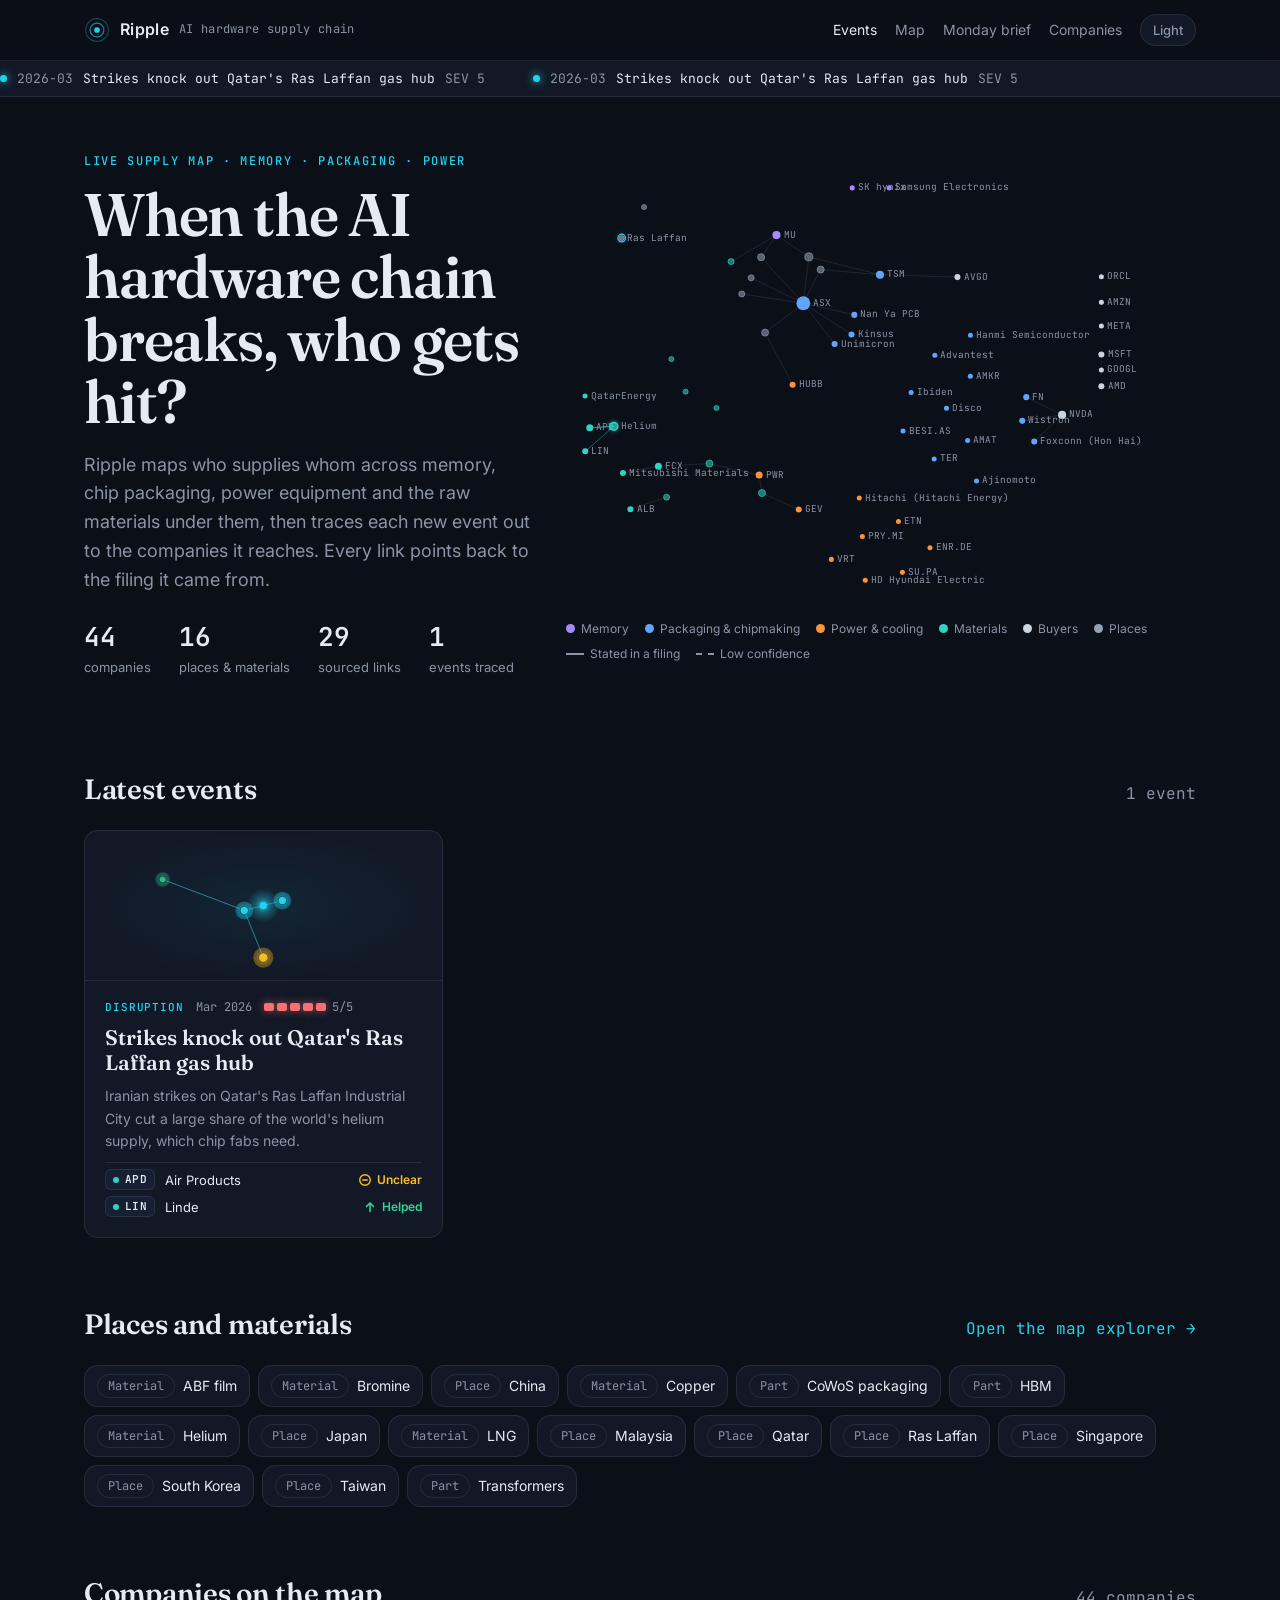
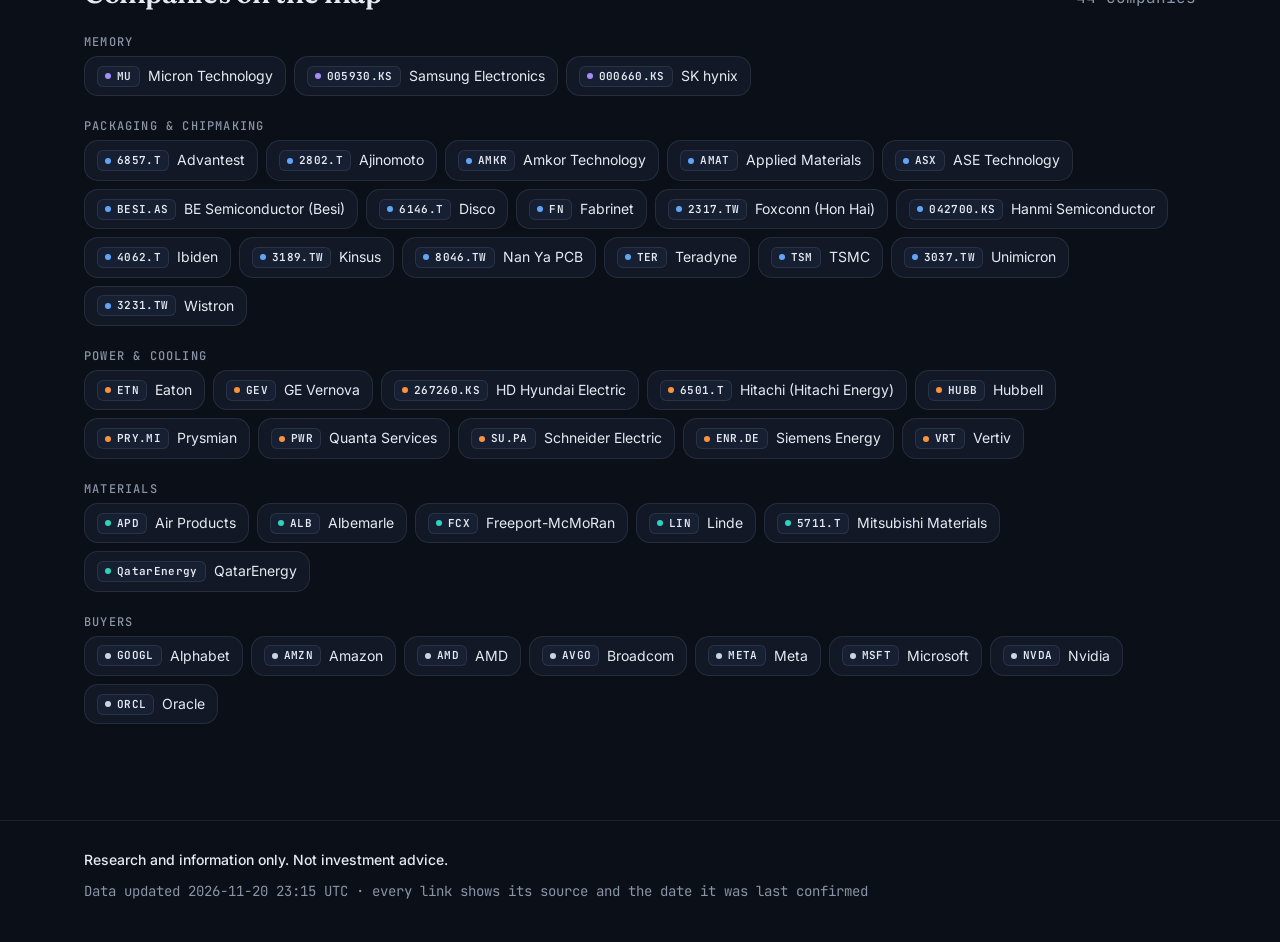
<file: site/index.html>
<!doctype html>
<html lang="en">
<head>
<title>Ripple — who gets hit when the AI hardware chain breaks</title>
<meta name="description" content="When something goes wrong in the AI hardware supply chain, who gets hit, and why. Every link points to its source.">
<meta charset="utf-8">
<meta name="viewport" content="width=device-width, initial-scale=1">
<link rel="preconnect" href="https://fonts.googleapis.com">
<link rel="preconnect" href="https://fonts.gstatic.com" crossorigin>
<link href="https://fonts.googleapis.com/css2?family=Fraunces:opsz,wght@9..144,500;9..144,600;9..144,700&family=Inter:wght@400;500;600&family=JetBrains+Mono:wght@400;500;600&display=swap" rel="stylesheet">
<link rel="stylesheet" href="assets/style.css">
<script>try{var t=localStorage.getItem("ripple-theme");if(t)document.documentElement.setAttribute("data-theme",t)}catch(e){}</script>
</head>
<body>
<div class="ticker" aria-label="Latest events"><div class="ticker-track" id="ticker"></div></div>

<main>
  <section class="hero"><div class="wrap hero-grid">
    <div>
      <div class="eyebrow">Live supply map · memory · packaging · power</div>
      <h1>When the AI hardware chain breaks, who gets hit?</h1>
      <p class="lede">Ripple maps who supplies whom across memory, chip packaging, power equipment and the raw materials under them, then traces each new event out to the companies it reaches. Every link points back to the filing it came from.</p>
      <div class="stat-row" id="stats"></div>
    </div>
    <div>
      <div id="hero-map"></div>
      <div class="legend" id="legend"></div>
    </div>
  </div></section>

  <section class="section"><div class="wrap">
    <div class="section-head"><h2>Latest events</h2><span class="muted mono" id="event-count"></span></div>
    <div class="event-grid" id="events"></div>
  </div></section>

  <section class="section" id="materials"><div class="wrap">
    <div class="section-head"><h2>Places and materials</h2><a class="mono" href="map.html">Open the map explorer →</a></div>
    <div id="material-list" style="display:flex;flex-wrap:wrap;gap:8px"></div>
  </div></section>

  <section class="section" id="companies"><div class="wrap">
    <div class="section-head"><h2>Companies on the map</h2><span class="muted mono" id="company-count"></span></div>
    <div id="company-list"></div>
  </div></section>
</main>

<script src="data/data.js"></script>
<script src="assets/common.js"></script>
<script src="assets/ripple.js"></script>
<script src="assets/home.js"></script>
</body>
</html>
</file>
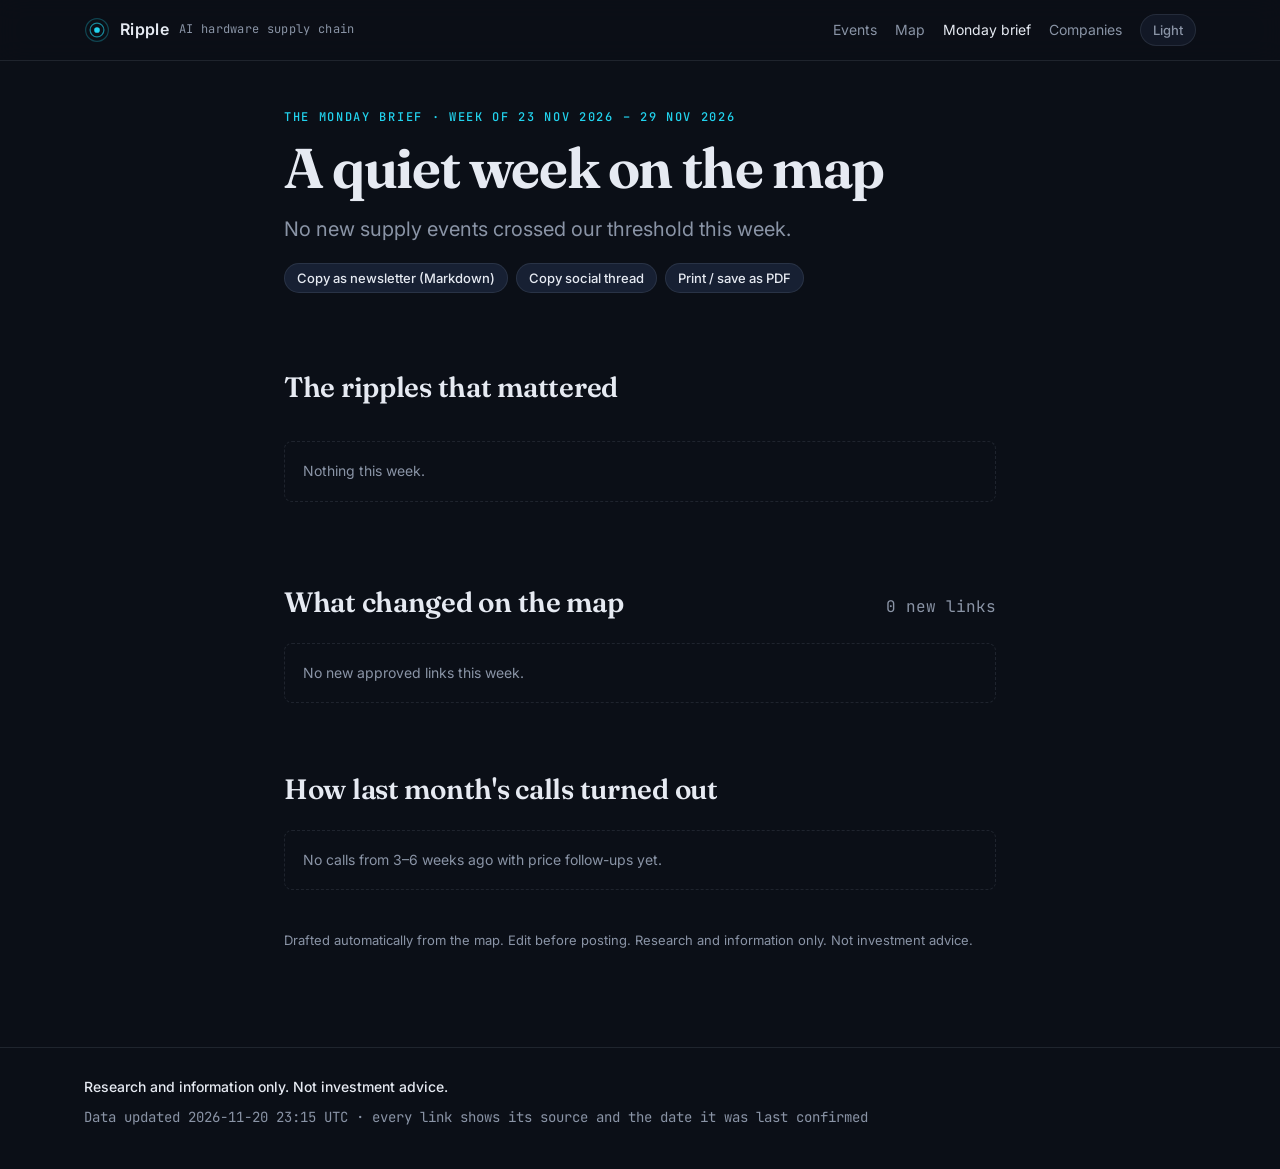
<file: site/brief.html>
<!doctype html>
<html lang="en">
<head>
<title>Monday brief — Ripple</title>
<meta name="description" content="The weekly write-up: the most important ripples, what changed on the map, and how last month’s calls turned out.">
<meta charset="utf-8">
<meta name="viewport" content="width=device-width, initial-scale=1">
<link rel="preconnect" href="https://fonts.googleapis.com">
<link rel="preconnect" href="https://fonts.gstatic.com" crossorigin>
<link href="https://fonts.googleapis.com/css2?family=Fraunces:opsz,wght@9..144,500;9..144,600;9..144,700&family=Inter:wght@400;500;600&family=JetBrains+Mono:wght@400;500;600&display=swap" rel="stylesheet">
<link rel="stylesheet" href="assets/style.css">
<script>try{var t=localStorage.getItem("ripple-theme");if(t)document.documentElement.setAttribute("data-theme",t)}catch(e){}</script>
<style>
.brief-item { padding: 20px 22px; display: grid; gap: 10px; }
.brief-item h3 { font-family: var(--serif); font-size: 24px; line-height: 1.2; margin: 0; }
.brief-actions { display: flex; gap: 8px; flex-wrap: wrap; margin-top: 18px; }
.verdict-held { color: var(--helped-text); } .verdict-missed { color: var(--hurt-text); }
@media print { .site-header, .ticker, .brief-actions, .sample-banner { display: none !important; } body { background: #fff; color: #000; } }
</style>
</head>
<body>
<main class="wrap narrow" id="main"></main>
<script src="data/data.js"></script>
<script src="assets/common.js"></script>
<script src="assets/brief.js"></script>
</body>
</html>
</file>
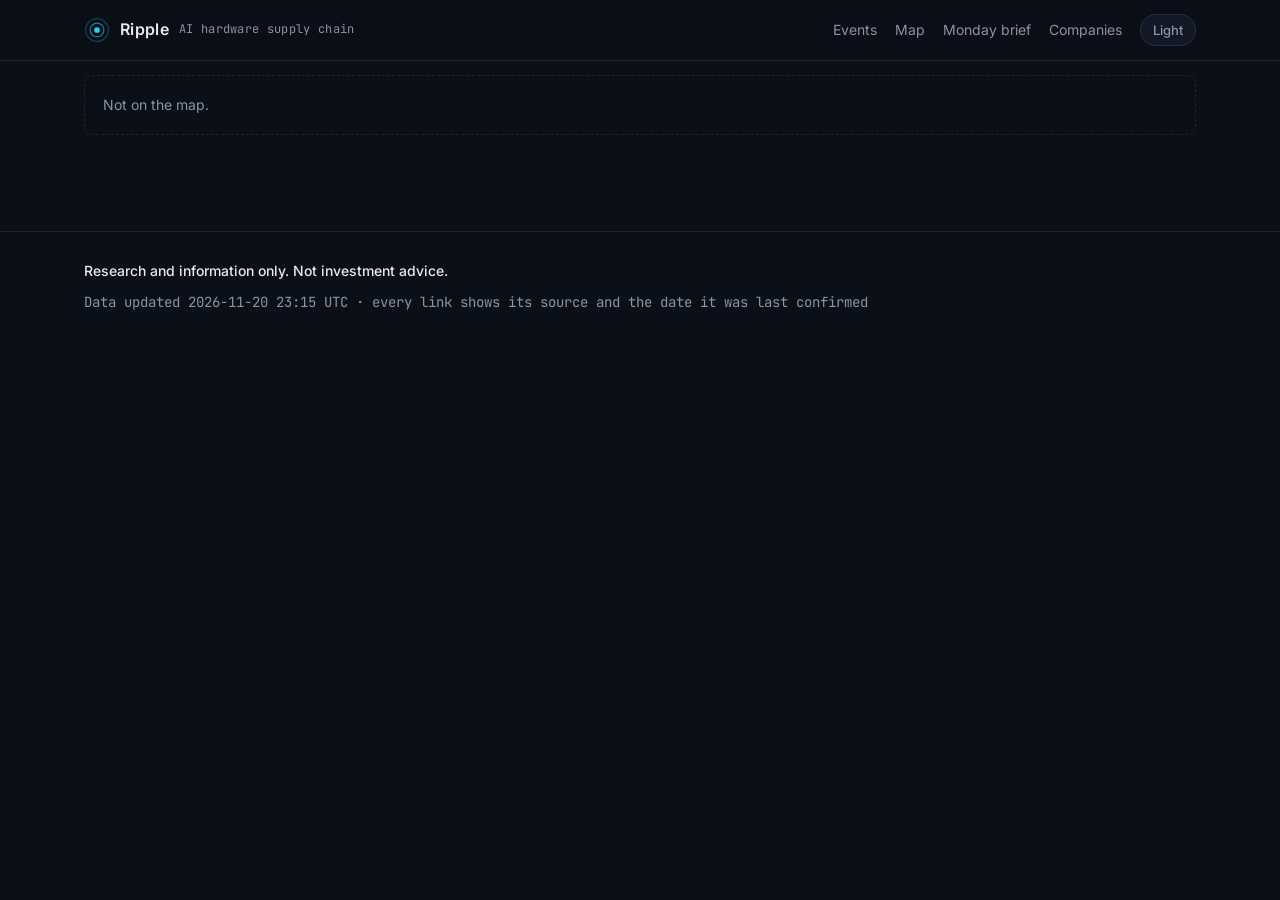
<file: site/company.html>
<!doctype html>
<html lang="en">
<head>
<title>Company — Ripple</title>
<meta name="description" content="Known suppliers, customers, places and materials for one company, each with its source.">
<meta charset="utf-8">
<meta name="viewport" content="width=device-width, initial-scale=1">
<link rel="preconnect" href="https://fonts.googleapis.com">
<link rel="preconnect" href="https://fonts.gstatic.com" crossorigin>
<link href="https://fonts.googleapis.com/css2?family=Fraunces:opsz,wght@9..144,500;9..144,600;9..144,700&family=Inter:wght@400;500;600&family=JetBrains+Mono:wght@400;500;600&display=swap" rel="stylesheet">
<link rel="stylesheet" href="assets/style.css">
<script>try{var t=localStorage.getItem("ripple-theme");if(t)document.documentElement.setAttribute("data-theme",t)}catch(e){}</script>
</head>
<body>
<main id="main"><div class="wrap"><p class="empty">Loading…</p></div></main>
<script src="data/data.js"></script>
<script src="assets/common.js"></script>
<script src="assets/company.js"></script>
</body>
</html>
</file>
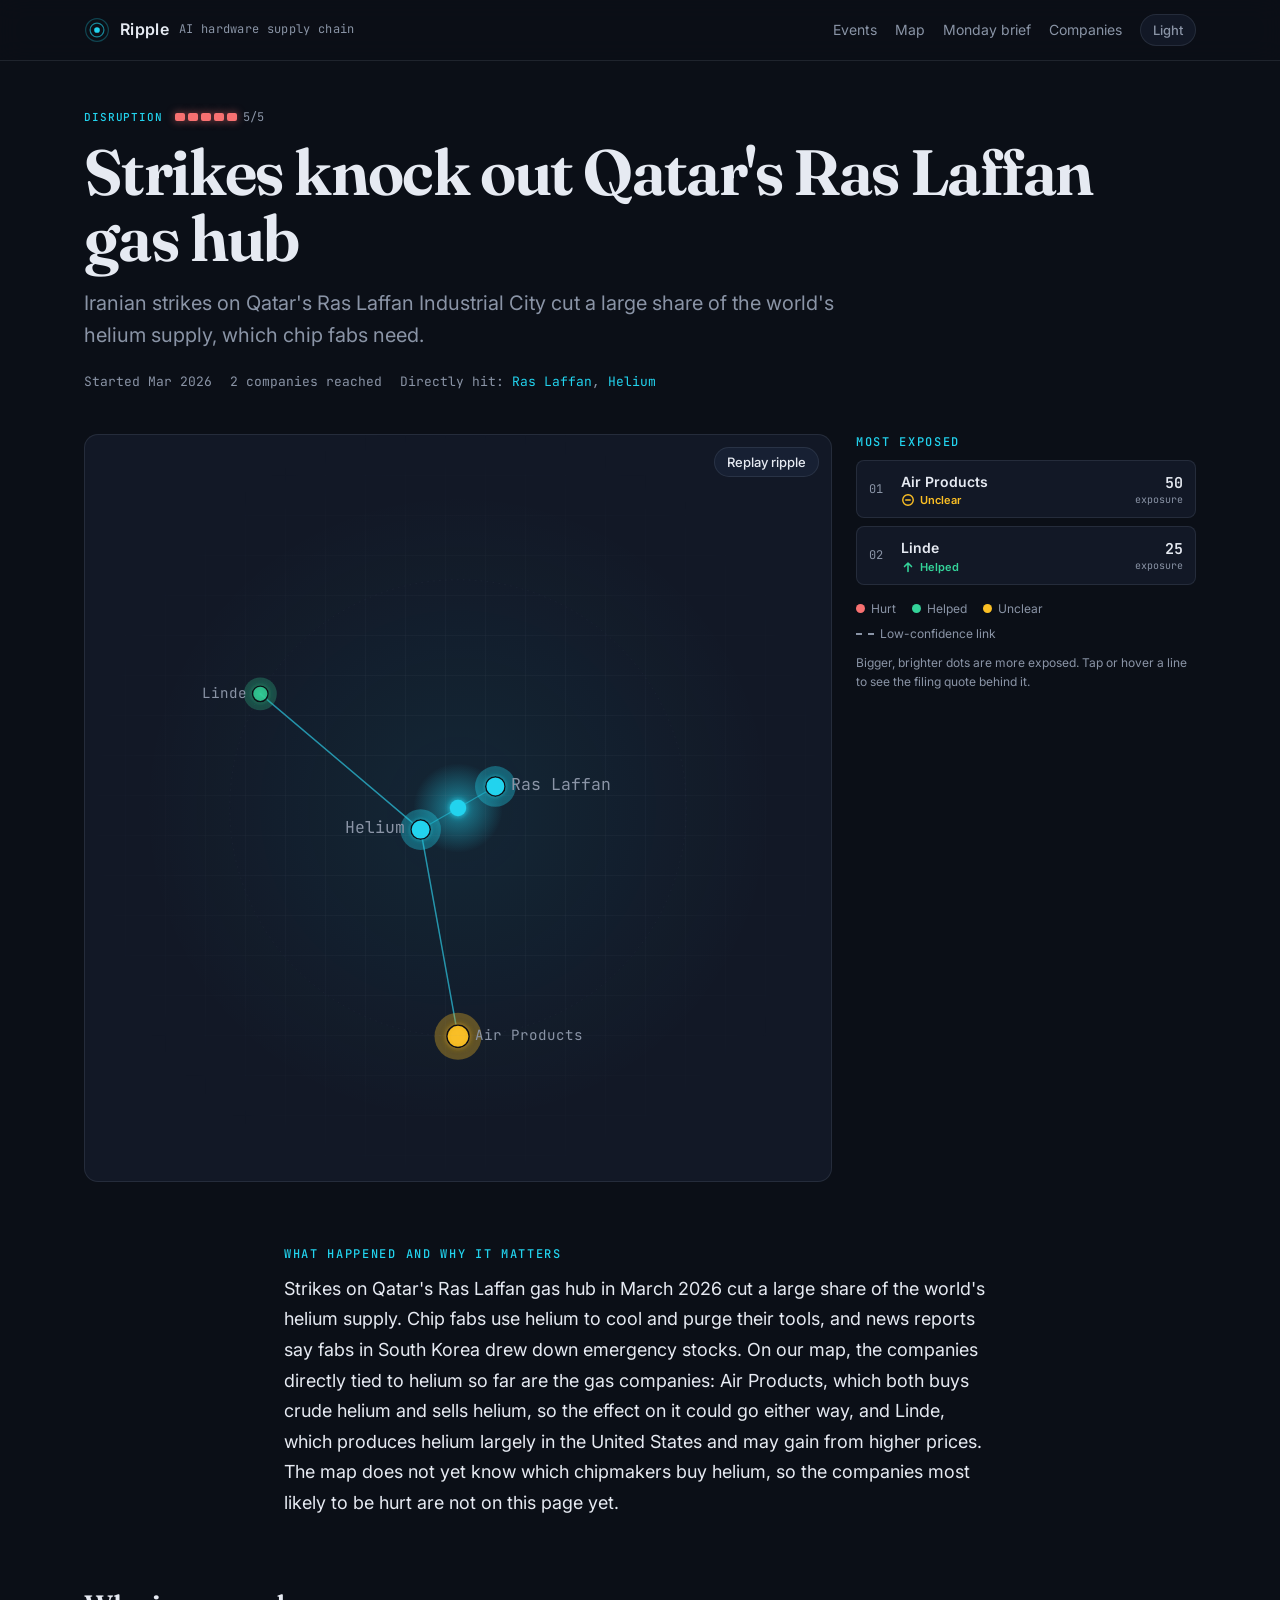
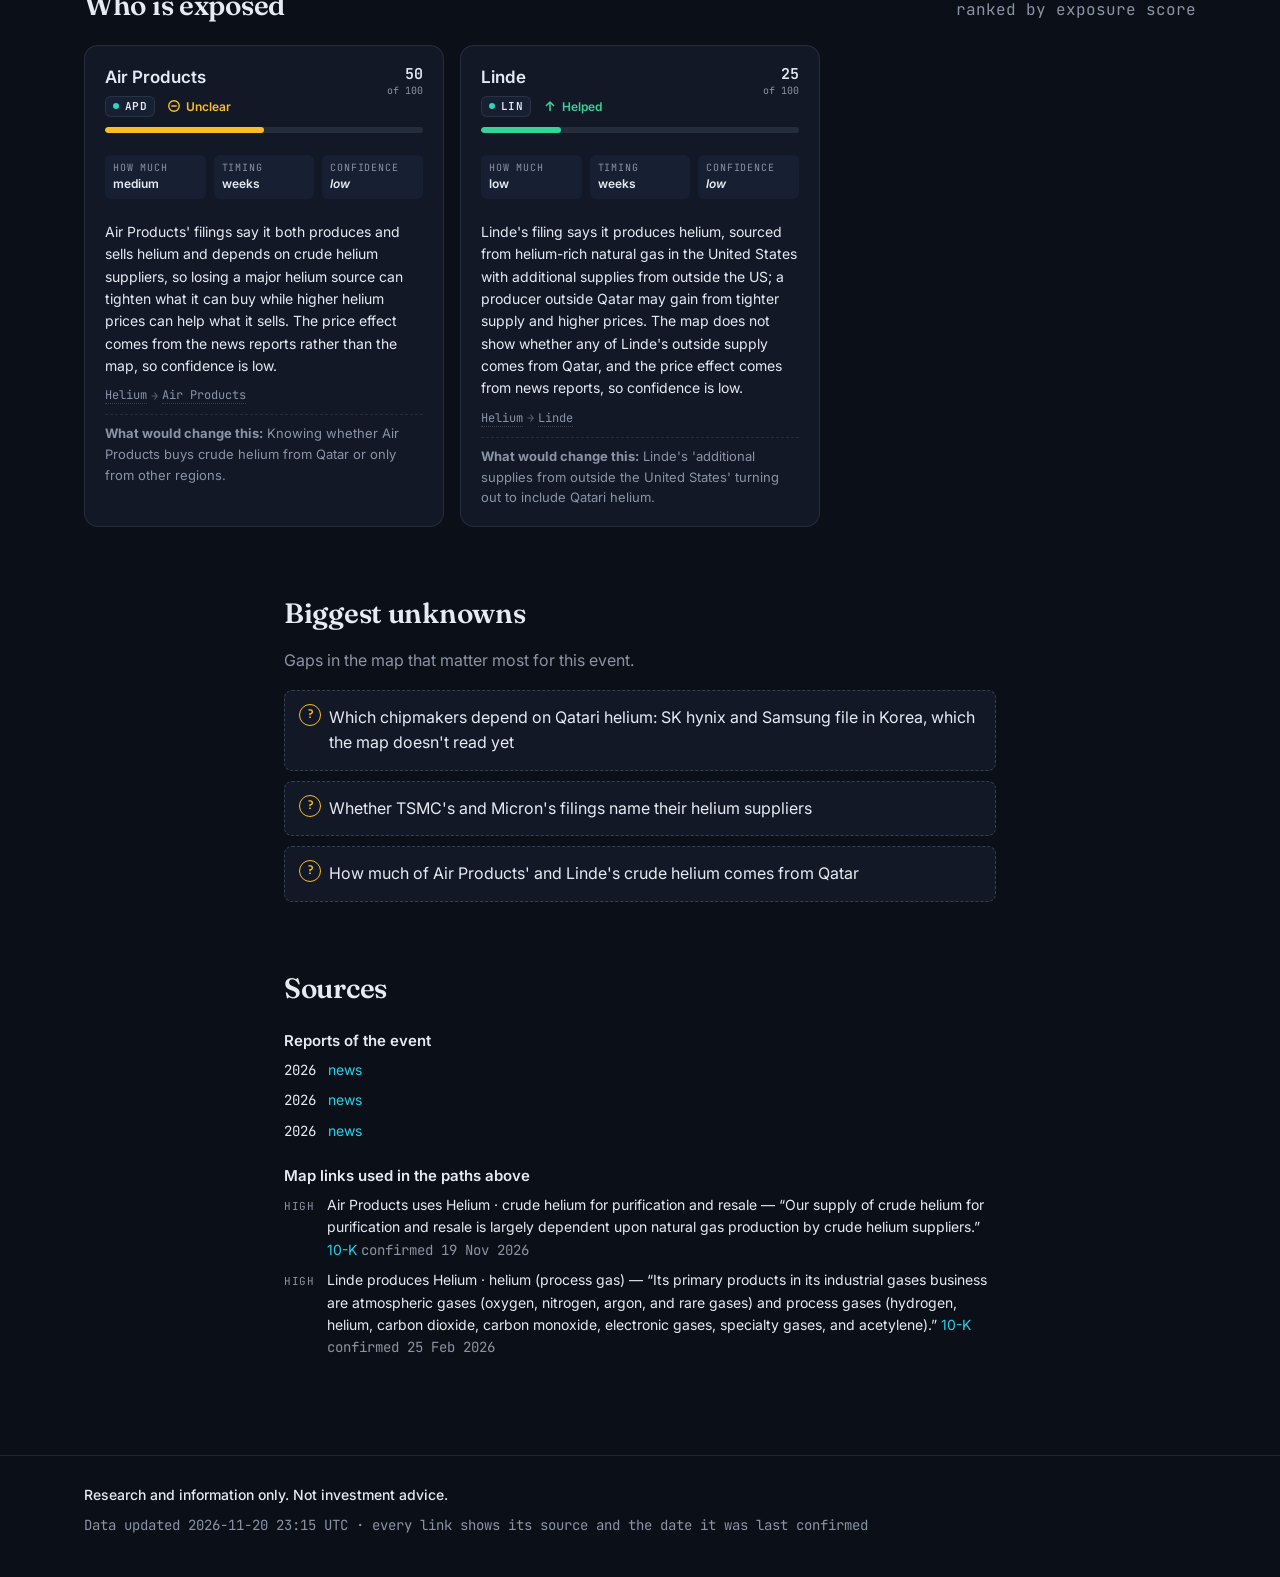
<file: site/event.html>
<!doctype html>
<html lang="en">
<head>
<title>Event — Ripple</title>
<meta name="description" content="A supply chain event and the companies its ripple reaches.">
<meta charset="utf-8">
<meta name="viewport" content="width=device-width, initial-scale=1">
<link rel="preconnect" href="https://fonts.googleapis.com">
<link rel="preconnect" href="https://fonts.gstatic.com" crossorigin>
<link href="https://fonts.googleapis.com/css2?family=Fraunces:opsz,wght@9..144,500;9..144,600;9..144,700&family=Inter:wght@400;500;600&family=JetBrains+Mono:wght@400;500;600&display=swap" rel="stylesheet">
<link rel="stylesheet" href="assets/style.css">
<script>try{var t=localStorage.getItem("ripple-theme");if(t)document.documentElement.setAttribute("data-theme",t)}catch(e){}</script>
</head>
<body>
<main id="main"><div class="wrap"><p class="empty">Loading…</p></div></main>
<script src="data/data.js"></script>
<script src="assets/common.js"></script>
<script src="assets/ripple.js"></script>
<script src="assets/event.js"></script>
</body>
</html>
</file>
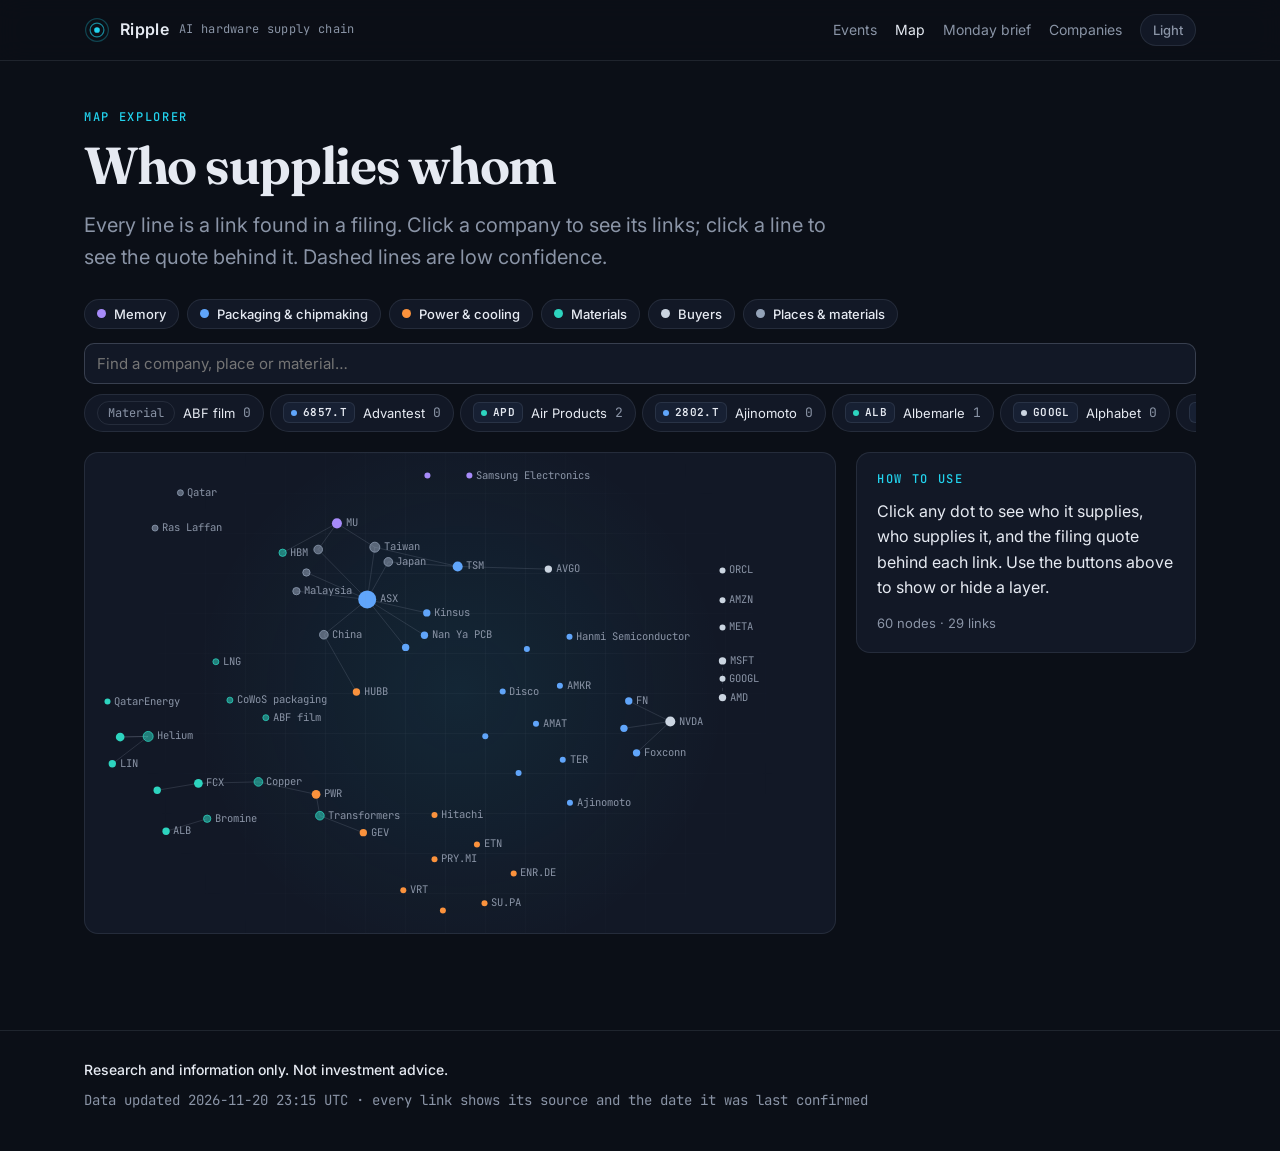
<file: site/map.html>
<!doctype html>
<html lang="en">
<head>
<title>Map explorer — Ripple</title>
<meta name="description" content="The whole AI hardware supply map: filter by layer, click a company to see its links and their sources.">
<meta charset="utf-8">
<meta name="viewport" content="width=device-width, initial-scale=1">
<link rel="preconnect" href="https://fonts.googleapis.com">
<link rel="preconnect" href="https://fonts.gstatic.com" crossorigin>
<link href="https://fonts.googleapis.com/css2?family=Fraunces:opsz,wght@9..144,500;9..144,600;9..144,700&family=Inter:wght@400;500;600&family=JetBrains+Mono:wght@400;500;600&display=swap" rel="stylesheet">
<link rel="stylesheet" href="assets/style.css">
<script>try{var t=localStorage.getItem("ripple-theme");if(t)document.documentElement.setAttribute("data-theme",t)}catch(e){}</script>
<link rel="stylesheet" href="assets/map.css">
</head>
<body>
<main class="wrap">
  <header class="article-head" style="padding-bottom:0">
    <div class="eyebrow">Map explorer</div>
    <h1 style="font-size:clamp(32px,4.4vw,52px)">Who supplies whom</h1>
    <p class="dek">Every line is a link found in a filing. Click a company to see its links; click a line to see the quote behind it. Dashed lines are low confidence.</p>
  </header>
  <div class="filters" id="filters" role="group" aria-label="Filter by layer"></div>
  <div class="finder"><label class="sr-only" for="finder">Find a company, place or material</label>
    <input id="finder" type="search" placeholder="Find a company, place or material…" autocomplete="off">
    <div id="finder-list" class="finder-list"></div></div>
  <div class="explorer">
    <div class="ripple-canvas map-canvas"><div class="grid-bg"></div>
      <button class="btn replay" type="button" id="clear-sel" hidden>Show all ×</button><div id="map"></div></div>
    <aside class="card side" id="side" aria-live="polite"></aside>
  </div>
</main>
<script src="data/data.js"></script>
<script src="assets/common.js"></script>
<script src="assets/ripple.js"></script>
<script src="assets/map.js"></script>
</body>
</html>
</file>
<file: site/assets/style.css>
/* Ripple — "mission control meets magazine".
   Colours from the build plan's Look and feel section (dark first, light mode too). */

:root {
  --bg: #0B0F17;
  --panel: #121826;
  --panel-2: #172033;
  --border: rgba(138, 148, 166, 0.16);
  --border-strong: rgba(138, 148, 166, 0.32);
  --text: #E6EAF2;
  --text-2: #8A94A6;
  --accent: #22D3EE;
  --accent-text: #22D3EE;
  --hurt: #F87171;
  --helped: #34D399;
  --unclear: #FBBF24;
  --hurt-text: #F87171;
  --helped-text: #34D399;
  --unclear-text: #FBBF24;
  --layer-memory: #A78BFA;
  --layer-packaging: #60A5FA;
  --layer-power: #FB923C;
  --layer-materials: #2DD4BF;
  --layer-buyers: #CBD5E1;
  --layer-place: #94A3B8;
  --glow: 0 0 0 1px rgba(34, 211, 238, 0.35), 0 0 24px rgba(34, 211, 238, 0.18);
  --radius: 14px;
  --radius-sm: 8px;
  --serif: "Fraunces", "Source Serif 4", Georgia, serif;
  --sans: "Inter", system-ui, -apple-system, "Segoe UI", sans-serif;
  --mono: "JetBrains Mono", ui-monospace, "SF Mono", Menlo, monospace;
  --map-dim: rgba(138, 148, 166, 0.22);
  color-scheme: dark;
}

/* Light mode: same accent and status colours on a warm off-white.
   Text versions of the status colours are darkened so they pass WCAG AA. */
:root[data-theme="light"] {
  --bg: #F7F4EE;
  --panel: #FFFFFF;
  --panel-2: #F1EDE5;
  --border: rgba(30, 36, 48, 0.12);
  --border-strong: rgba(30, 36, 48, 0.24);
  --text: #161A22;
  --text-2: #545D6B;
  --accent-text: #0E7490;
  --hurt-text: #B91C1C;
  --helped-text: #047857;
  --unclear-text: #92400E;
  --layer-buyers: #64748B;
  --glow: 0 0 0 1px rgba(14, 116, 144, 0.35), 0 6px 24px rgba(14, 116, 144, 0.12);
  --map-dim: rgba(30, 36, 48, 0.18);
  color-scheme: light;
}

* { box-sizing: border-box; }
html { -webkit-text-size-adjust: 100%; }
body {
  margin: 0;
  background: var(--bg);
  color: var(--text);
  font-family: var(--sans);
  font-size: 16px;
  line-height: 1.6;
  -webkit-font-smoothing: antialiased;
}
a { color: var(--accent-text); text-decoration: none; }
a:hover { text-decoration: underline; text-underline-offset: 3px; }
.mono, time, .num { font-family: var(--mono); font-feature-settings: "tnum" 1; }
.muted { color: var(--text-2); }
.wrap { max-width: 1160px; margin: 0 auto; padding: 0 24px; }
.narrow { max-width: 760px; }
.sr-only { position: absolute; width: 1px; height: 1px; overflow: hidden; clip: rect(0 0 0 0); white-space: nowrap; }

/* ---------- Header / footer ---------- */
.site-header {
  position: sticky; top: 0; z-index: 30;
  background: color-mix(in srgb, var(--bg) 82%, transparent);
  backdrop-filter: blur(12px);
  border-bottom: 1px solid var(--border);
}
.site-header .wrap { display: flex; align-items: center; justify-content: space-between; height: 60px; }
.brand { display: flex; align-items: center; gap: 10px; color: var(--text); font-weight: 600; letter-spacing: 0.02em; }
.brand:hover { text-decoration: none; }
.brand-mark { width: 26px; height: 26px; }
.brand small { font-family: var(--mono); color: var(--text-2); font-weight: 400; font-size: 12px; }
.nav { display: flex; align-items: center; gap: 18px; font-size: 14px; }
.nav a { color: var(--text-2); }
.nav a:hover, .nav a[aria-current="page"] { color: var(--text); text-decoration: none; }
.theme-toggle {
  background: var(--panel); border: 1px solid var(--border); color: var(--text-2);
  border-radius: 999px; height: 32px; padding: 0 12px; font: 500 13px var(--sans); cursor: pointer;
}
.theme-toggle:hover { color: var(--text); border-color: var(--border-strong); }

.site-footer { border-top: 1px solid var(--border); margin-top: 96px; padding: 28px 0 40px; color: var(--text-2); font-size: 14px; }
.site-footer .wrap { display: flex; flex-wrap: wrap; gap: 8px 24px; justify-content: space-between; }
.disclaimer { color: var(--text); font-weight: 500; }

.sample-banner {
  background: repeating-linear-gradient(-45deg, rgba(251, 191, 36, 0.12) 0 10px, rgba(251, 191, 36, 0.05) 10px 20px);
  border-bottom: 1px solid rgba(251, 191, 36, 0.35);
  color: var(--unclear-text); font-size: 13px; text-align: center; padding: 6px 16px;
}
.sample-tag {
  display: inline-block; font: 600 10px/1 var(--mono); letter-spacing: 0.08em;
  color: var(--unclear-text); border: 1px solid currentColor; border-radius: 4px; padding: 3px 5px; vertical-align: middle;
}

/* ---------- Ticker strip ---------- */
.ticker { border-bottom: 1px solid var(--border); background: var(--panel); overflow: hidden; white-space: nowrap; font: 13px var(--mono); }
.ticker-track { display: inline-flex; gap: 48px; padding: 9px 0; animation: ticker 50s linear infinite; }
.ticker:hover .ticker-track { animation-play-state: paused; }
.ticker-item { display: inline-flex; gap: 10px; align-items: center; color: var(--text-2); }
.ticker-item a { color: var(--text); }
.ticker-dot { width: 7px; height: 7px; border-radius: 50%; background: var(--accent); box-shadow: 0 0 10px var(--accent); }
@keyframes ticker { from { transform: translateX(0); } to { transform: translateX(-50%); } }

/* ---------- Home hero ---------- */
.hero { position: relative; padding: 56px 0 24px; overflow: hidden; }
.hero-grid { display: grid; grid-template-columns: minmax(0, 5fr) minmax(0, 7fr); gap: 32px; align-items: center; }
.eyebrow { font: 500 12px var(--mono); letter-spacing: 0.14em; text-transform: uppercase; color: var(--accent-text); }
.hero h1 { font-family: var(--serif); font-weight: 600; font-size: clamp(36px, 5vw, 60px); line-height: 1.04; letter-spacing: -0.02em; margin: 14px 0 18px; }
.hero p.lede { font-size: 18px; color: var(--text-2); max-width: 32em; margin: 0 0 24px; }
.stat-row { display: flex; gap: 28px; flex-wrap: wrap; }
.stat b { display: block; font: 600 26px var(--mono); color: var(--text); }
.stat span { font-size: 13px; color: var(--text-2); }
.hero-map { width: 100%; aspect-ratio: 1.45 / 1; }
.legend { display: flex; flex-wrap: wrap; gap: 6px 16px; font-size: 12px; color: var(--text-2); margin-top: 8px; }
.legend i { display: inline-block; width: 9px; height: 9px; border-radius: 50%; margin-right: 6px; vertical-align: 0; }
.legend .dash { width: 18px; height: 0; border-radius: 0; border-top: 2px dashed var(--text-2); vertical-align: 3px; }
.legend .solid { width: 18px; height: 0; border-radius: 0; border-top: 2px solid var(--text-2); vertical-align: 3px; }

/* ---------- Section headings ---------- */
.section { margin-top: 64px; }
.section-head { display: flex; align-items: baseline; justify-content: space-between; gap: 16px; margin-bottom: 18px; }
.section-head h2 { font-family: var(--serif); font-weight: 600; font-size: 28px; letter-spacing: -0.01em; margin: 0; }
h3 { font-size: 15px; font-weight: 600; margin: 0 0 6px; }

/* ---------- Cards ---------- */
.card {
  background: var(--panel); border: 1px solid var(--border); border-radius: var(--radius);
  transition: box-shadow 0.25s ease, border-color 0.25s ease, transform 0.25s ease;
}
.card:hover { box-shadow: var(--glow); border-color: transparent; }
a.card { display: block; color: inherit; }
a.card:hover { text-decoration: none; }

.event-grid { display: grid; grid-template-columns: repeat(auto-fill, minmax(330px, 1fr)); gap: 18px; }
.event-card { display: grid; grid-template-rows: auto 1fr; overflow: hidden; }
.event-card .mini { height: 150px; background: radial-gradient(ellipse at center, rgba(34, 211, 238, 0.07), transparent 70%); border-bottom: 1px solid var(--border); }
.event-card .mini svg { width: 100%; height: 100%; }
.event-card .body { padding: 18px 20px 20px; display: flex; flex-direction: column; gap: 10px; }
.event-card h3 { font-family: var(--serif); font-size: 21px; line-height: 1.2; font-weight: 600; margin: 0; }
.event-card p { margin: 0; color: var(--text-2); font-size: 14px; }
.meta-row { display: flex; align-items: center; gap: 12px; flex-wrap: wrap; font: 12px var(--mono); color: var(--text-2); }
.type-chip { text-transform: uppercase; letter-spacing: 0.08em; font: 500 11px var(--mono); color: var(--accent-text); }
.top3 { display: flex; flex-direction: column; gap: 6px; margin-top: auto; padding-top: 6px; border-top: 1px solid var(--border); }
.top3-row { display: grid; grid-template-columns: auto 1fr auto; gap: 10px; align-items: center; font-size: 13px; }

/* Severity: 5-segment bar */
.sev { display: inline-flex; align-items: center; gap: 6px; font: 12px var(--mono); color: var(--text-2); }
.sev-bar { display: inline-grid; grid-template-columns: repeat(5, 10px); gap: 3px; }
.sev-bar i { height: 8px; border-radius: 2px; background: var(--border-strong); }
.sev-bar i.on { background: var(--sev-color, var(--hurt)); box-shadow: 0 0 8px color-mix(in srgb, var(--sev-color, var(--hurt)) 60%, transparent); }

/* Ticker badges instead of logos */
.badge {
  display: inline-flex; align-items: center; gap: 6px; font: 600 11px/1 var(--mono); letter-spacing: 0.03em;
  padding: 4px 7px; border-radius: 6px; color: var(--text); background: var(--panel-2);
  border: 1px solid var(--border); white-space: nowrap;
}
.badge::before { content: ""; width: 6px; height: 6px; border-radius: 50%; background: var(--layer-color, var(--layer-place)); }
.badge.kind-material::before, .badge.kind-part::before { border-radius: 1px; transform: rotate(45deg); }

/* Direction marks: never colour alone — icon + word */
.dir { display: inline-flex; align-items: center; gap: 5px; font: 600 12px var(--sans); white-space: nowrap; }
.dir svg { width: 14px; height: 14px; }
.dir-hurt { color: var(--hurt-text); }
.dir-helped { color: var(--helped-text); }
.dir-unclear { color: var(--unclear-text); }

.conf { font: 11px var(--mono); text-transform: uppercase; letter-spacing: 0.06em; color: var(--text-2); }
.conf-low { font-style: italic; }

/* ---------- Event page (article) ---------- */
.article-head { padding: 48px 0 8px; }
.article-head h1 { font-family: var(--serif); font-weight: 650; font-size: clamp(34px, 5.4vw, 64px); line-height: 1.03; letter-spacing: -0.025em; margin: 14px 0 16px; max-width: 18em; }
.article-head .dek { font-size: 20px; color: var(--text-2); max-width: 38em; margin: 0; }
.byline { display: flex; gap: 18px; flex-wrap: wrap; align-items: center; margin-top: 22px; font: 13px var(--mono); color: var(--text-2); }

.ripple-stage {
  position: relative; margin-top: 36px; display: grid; grid-template-columns: minmax(0, 1fr) 340px; gap: 24px; align-items: start;
}
.ripple-canvas {
  position: relative; border-radius: var(--radius); border: 1px solid var(--border); overflow: hidden;
  background:
    radial-gradient(circle at 50% 50%, rgba(34, 211, 238, 0.08), transparent 60%),
    linear-gradient(var(--panel), var(--panel));
}
.ripple-canvas svg { display: block; width: 100%; height: auto; }
.ripple-canvas .grid-bg { position: absolute; inset: 0; pointer-events: none; opacity: 0.35;
  background-image: linear-gradient(var(--border) 1px, transparent 1px), linear-gradient(90deg, var(--border) 1px, transparent 1px);
  background-size: 40px 40px; mask-image: radial-gradient(circle at center, black 30%, transparent 75%); }
.replay { position: absolute; right: 12px; top: 12px; z-index: 2; }
.btn {
  background: var(--panel-2); color: var(--text); border: 1px solid var(--border); border-radius: 999px;
  font: 500 13px var(--sans); padding: 6px 12px; cursor: pointer;
}
.btn:hover { border-color: var(--accent); }
.ranked { display: flex; flex-direction: column; gap: 8px; }
.ranked .rank-row {
  display: grid; grid-template-columns: 22px minmax(0, 1fr) auto; gap: 10px; align-items: center;
  padding: 10px 12px; border-radius: var(--radius-sm); background: var(--panel); border: 1px solid var(--border);
  opacity: 0; transform: translateY(6px); transition: opacity 0.35s ease, transform 0.35s ease, box-shadow 0.2s;
}
.ranked.show .rank-row { opacity: 1; transform: none; }
.ranked .rank-row:hover { box-shadow: var(--glow); }
.rank-n { font: 12px var(--mono); color: var(--text-2); }
.rank-name { display: flex; flex-direction: column; min-width: 0; }
.rank-name a { color: var(--text); font-weight: 600; font-size: 14px; }
.rank-name .dir { font-size: 11px; }
.score { font: 600 15px var(--mono); text-align: right; }
.score small { display: block; font-weight: 400; font-size: 10px; color: var(--text-2); }

.prose { font-size: 18px; line-height: 1.7; }
.prose p { margin: 0 0 1em; }
.pullquote { font-family: var(--serif); font-size: 24px; line-height: 1.35; border-left: 3px solid var(--accent); padding-left: 20px; margin: 0; }

.impact-cards { display: grid; grid-template-columns: repeat(auto-fill, minmax(320px, 1fr)); gap: 16px; }
.impact-card { padding: 18px 20px; display: flex; flex-direction: column; gap: 10px; }
.impact-card header { display: flex; justify-content: space-between; align-items: flex-start; gap: 10px; }
.impact-card .name { font-weight: 600; font-size: 17px; }
.impact-card .name a { color: var(--text); }
.facts { display: grid; grid-template-columns: repeat(3, 1fr); gap: 8px; font-size: 12px; }
.facts div { background: var(--panel-2); border-radius: 6px; padding: 6px 8px; }
.facts dt { color: var(--text-2); font: 10px var(--mono); text-transform: uppercase; letter-spacing: 0.08em; }
.facts dd { margin: 0; font-weight: 600; }
.exposure-bar { height: 6px; border-radius: 3px; background: var(--border); overflow: hidden; }
.exposure-bar i { display: block; height: 100%; border-radius: 3px; }
.path-chain { display: flex; flex-wrap: wrap; align-items: center; gap: 4px; font: 12px var(--mono); color: var(--text-2); }
.path-chain .arrow { opacity: 0.6; }
.path-chain a { color: var(--text-2); border-bottom: 1px dotted var(--border-strong); }
.path-chain a:hover { color: var(--text); text-decoration: none; }
.what-change { font-size: 13px; color: var(--text-2); border-top: 1px dashed var(--border); padding-top: 8px; }
.spark { display: flex; align-items: center; gap: 8px; font: 12px var(--mono); }
.spark svg { width: 90px; height: 26px; overflow: visible; }

.unknowns { list-style: none; padding: 0; margin: 0; display: grid; gap: 10px; }
.unknowns li { padding: 14px 16px 14px 44px; position: relative; background: var(--panel); border: 1px dashed var(--border-strong); border-radius: var(--radius-sm); }
.unknowns li::before { content: "?"; position: absolute; left: 14px; top: 13px; width: 20px; height: 20px; border-radius: 50%; border: 1px solid var(--unclear); color: var(--unclear-text); font: 600 12px/18px var(--mono); text-align: center; }

table.data { width: 100%; border-collapse: collapse; font-size: 14px; }
table.data th { text-align: left; font: 500 11px var(--mono); letter-spacing: 0.08em; text-transform: uppercase; color: var(--text-2); padding: 8px 10px; border-bottom: 1px solid var(--border); }
table.data td { padding: 10px; border-bottom: 1px solid var(--border); vertical-align: top; }
table.data td.num { text-align: right; }
.up { color: var(--helped-text); }
.down { color: var(--hurt-text); }
.table-scroll { overflow-x: auto; }

.source-list { list-style: none; padding: 0; margin: 0; display: grid; gap: 8px; }
.source-list li { display: flex; gap: 12px; align-items: baseline; font-size: 14px; }

/* ---------- Company page ---------- */
.company-head { padding: 44px 0 0; display: grid; gap: 14px; }
.company-head h1 { font-family: var(--serif); font-weight: 600; font-size: clamp(34px, 5vw, 54px); line-height: 1.05; margin: 0; letter-spacing: -0.02em; }
.company-head .tags { display: flex; gap: 8px; flex-wrap: wrap; align-items: center; }
.chip { font: 12px var(--mono); border: 1px solid var(--border); border-radius: 999px; padding: 3px 10px; color: var(--text-2); }
.link-grid { display: grid; grid-template-columns: repeat(auto-fill, minmax(320px, 1fr)); gap: 14px; }
.link-card { padding: 16px 18px; display: flex; flex-direction: column; gap: 10px; }
.link-card.stale { opacity: 0.6; }
.link-card.low { border-style: dashed; }
.link-card .top { display: flex; justify-content: space-between; gap: 10px; align-items: center; }
.link-card blockquote { margin: 0; font-family: var(--serif); font-size: 15px; line-height: 1.5; color: var(--text); border-left: 2px solid var(--border-strong); padding-left: 12px; }
.link-card .foot { display: flex; justify-content: space-between; gap: 10px; flex-wrap: wrap; font: 11px var(--mono); color: var(--text-2); }
.verified { color: var(--helped-text); }
.empty { color: var(--text-2); font-size: 14px; padding: 18px; border: 1px dashed var(--border); border-radius: var(--radius-sm); }
.two-col { display: grid; grid-template-columns: 1fr 1fr; gap: 32px; }

/* ---------- Map + popover ---------- */
.map-node { cursor: pointer; }
.map-node text { font-family: var(--mono); fill: var(--text-2); pointer-events: none; }
.map-edge { fill: none; }
.popover {
  position: fixed; z-index: 50; max-width: 340px; pointer-events: none;
  background: var(--panel-2); color: var(--text); border: 1px solid var(--border-strong); border-radius: 10px;
  padding: 12px 14px; font-size: 13px; box-shadow: 0 12px 40px rgba(0, 0, 0, 0.45);
  opacity: 0; transform: translateY(4px); transition: opacity 0.15s ease, transform 0.15s ease;
}
.popover.show { opacity: 1; transform: none; }
.popover.pinned { pointer-events: auto; padding-right: 36px; }
.pop-close { position: absolute; top: 6px; right: 6px; width: 30px; height: 30px; border-radius: 50%; border: 1px solid var(--border);
  background: var(--panel); color: var(--text); font: 18px/1 var(--sans); cursor: pointer; }
.popover q { display: block; font-family: var(--serif); font-size: 14px; line-height: 1.45; margin: 6px 0; quotes: "\201C" "\201D"; }
.popover .meta { font: 11px var(--mono); color: var(--text-2); }

/* Pulsing for the hero map */
@keyframes softpulse { 0%, 100% { opacity: 0.85; } 50% { opacity: 1; } }
@keyframes beacon { 0% { r: 6; opacity: 0.9; } 100% { r: 46; opacity: 0; } }
.hero-map .pulse-node { animation: softpulse 4s ease-in-out infinite; }
.hero-map .beacon { fill: none; stroke: var(--accent); stroke-width: 2; animation: beacon 2.4s ease-out infinite; }

/* ---------- Responsive ---------- */
@media (max-width: 960px) {
  .hero-grid { grid-template-columns: 1fr; }
  .ripple-stage { grid-template-columns: 1fr; }
  .two-col { grid-template-columns: 1fr; }
}
@media (max-width: 640px) {
  .wrap { padding: 0 16px; }
  .hide-sm { display: none; }
  .section-head { flex-wrap: wrap; }
  .event-grid, .impact-cards, .link-grid { grid-template-columns: 1fr; }
  .hero { padding-top: 32px; }
  .hero-map { aspect-ratio: 1.1 / 1; }
  .article-head { padding-top: 32px; }
  .article-head .dek { font-size: 17px; }
  .prose { font-size: 17px; }
  .facts { grid-template-columns: 1fr 1fr 1fr; }
  .section { margin-top: 48px; }
}

@media (prefers-reduced-motion: reduce) {
  *, *::before, *::after { animation-duration: 0.001ms !important; animation-iteration-count: 1 !important; transition-duration: 0.001ms !important; }
  .ticker-track { animation: none; }
}
/* No focus box after tapping a line or dot with a finger/mouse (keyboard users still see it). */
.link-hit:focus:not(:focus-visible), .map-node:focus:not(:focus-visible) { outline: none; }
</file>
<file: site/assets/map.css>
.filters { display: flex; flex-wrap: wrap; gap: 8px; margin: 26px 0 14px; }
.filter { display: inline-flex; align-items: center; gap: 8px; font: 500 13px var(--sans); color: var(--text); background: var(--panel);
  border: 1px solid var(--border); border-radius: 999px; padding: 6px 12px; cursor: pointer; }
.filter[aria-pressed="false"] { opacity: .45; }
.filter i { width: 9px; height: 9px; border-radius: 50%; }
.explorer { display: grid; grid-template-columns: minmax(0, 1fr) 340px; gap: 20px; align-items: start; }
.map-canvas svg { display: block; width: 100%; height: auto; }
.side { padding: 18px 20px; position: sticky; top: 76px; max-height: calc(100vh - 96px); overflow: auto; display: grid; gap: 12px; }
.side h2 { font-family: var(--serif); font-size: 24px; margin: 0; }
.side .lk { border-top: 1px solid var(--border); padding-top: 10px; font-size: 14px; cursor: pointer; }
.side .lk:hover b { color: var(--accent-text); }
.side blockquote { margin: 6px 0 0; font-family: var(--serif); font-size: 14px; border-left: 2px solid var(--border-strong); padding-left: 10px; }
.map-node.dim { opacity: .12; }
.map-edge-line.dim { opacity: .06; }
.map-edge-line.hl { stroke: var(--accent) !important; stroke-opacity: 1 !important; stroke-width: 2.4; }
@media (max-width: 960px) { .explorer { grid-template-columns: 1fr; } .side { position: static; max-height: none; } }
.finder { margin: 0 0 16px; }
.finder input { width: 100%; font: 15px var(--sans); color: var(--text); background: var(--panel); border: 1px solid var(--border-strong);
  border-radius: 10px; padding: 10px 12px; }
.finder-list { display: flex; gap: 6px; overflow-x: auto; padding: 10px 0 4px; scrollbar-width: thin; }
.finder-item { flex: none; display: inline-flex; align-items: center; gap: 8px; font: 13px var(--sans); color: var(--text);
  background: var(--panel); border: 1px solid var(--border); border-radius: 999px; padding: 6px 12px; cursor: pointer; }
.finder-item.on { border-color: var(--accent); box-shadow: var(--glow); }
.map-node .tap-label { pointer-events: auto; cursor: pointer; }
#clear-sel[hidden] { display: none; }
</file>
